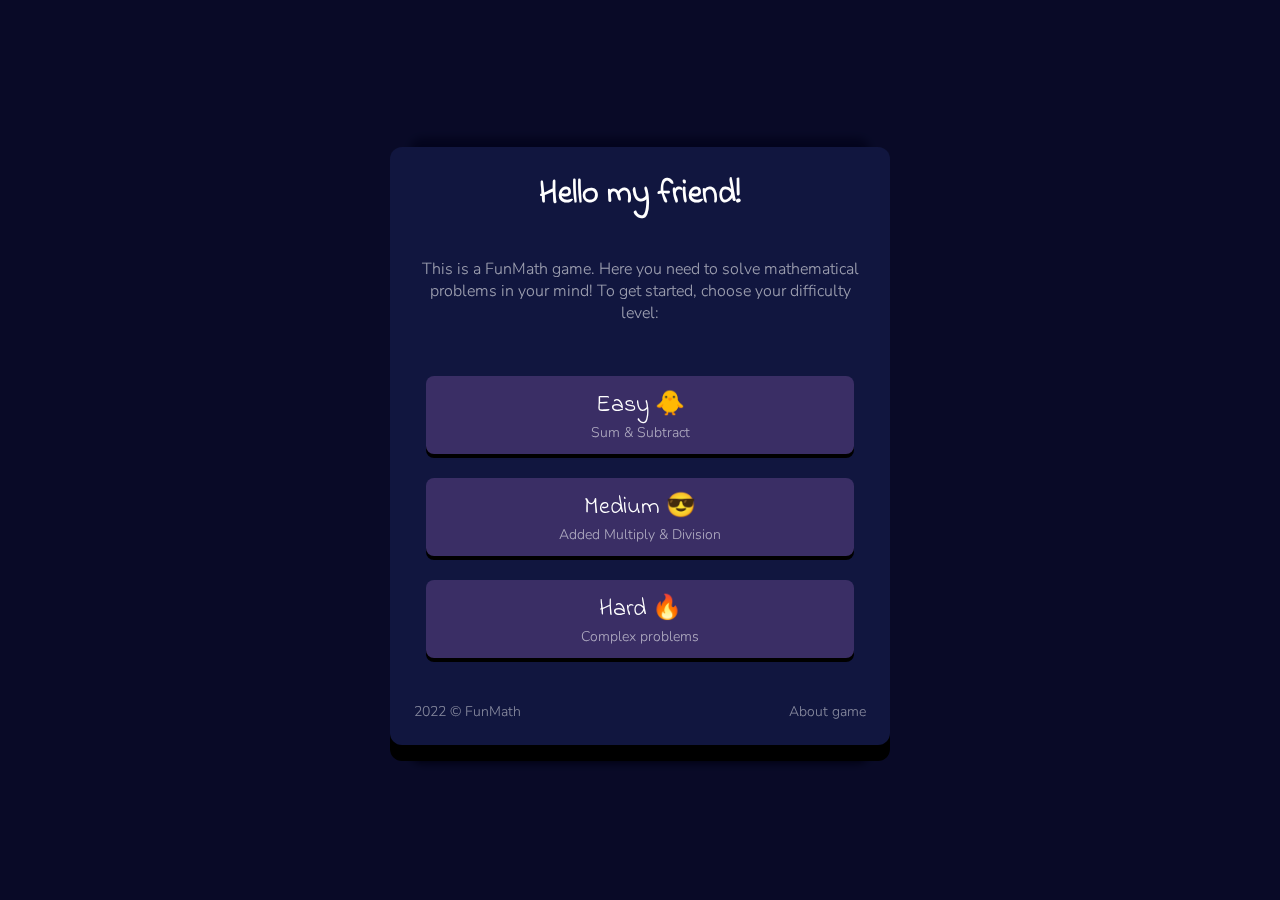
<file: index.html>
<!DOCTYPE html>
<html lang="en">
<head>
  <meta charset="UTF-8">
  <meta name="viewport" content="width=device-width, initial-scale=1.0">
  <meta name="Description" content="This game is designed to practice mental counting. Randomly generated mathematical expressions that you need to calculate and write down the answer.">
  <meta name="google-site-verification" content="7Iu_CzkJyQcyASG3wCqrC6ZHMTaqvo-69SNeIfiqJq4" />
  <meta name="theme-color" content="#2E3675">
  <meta http-equiv="X-UA-Compatible" content="ie=edge">
  <title>FunMath — a game for upgrade brains!</title>
  <meta property="og:title" content="FunMath — a game for upgrade brains!"/>
  <meta property="og:description" content="This is a FunMath game. Here you need to solve mathematical problems in your mind!"/>
  <meta property="og:image" content="img/gh_cover.png"/>
  <meta property="og:type" content="main"/>
  <meta property="og:url" content= "https://yakovbronnikov.github.io/FunMath/"/>
  <link rel="stylesheet" href="style.css">
  <link rel="shortcut icon" href="img/favicon.ico">
  <link rel="manifest" href="funmath.webmanifest">
  <link rel="apple-touch-icon" sizes="180x180" href="img/apple-touch-icon.png">
  <link rel="icon" type="image/png" sizes="32x32" href="img/favicon-32x32.png">
  <link rel="icon" type="image/png" sizes="16x16" href="img/favicon-16x16.png">
</head>
<body>
  <input type="checkbox" id="game_dialog" checked>
  <div class="level_container" id="level_container">
    <div class="level_header">
      <div class="emoji_button">
        <span>⏱</span>
        <time id="time_count">60</time>
      </div>
      <button class="emoji_button" onclick="pauseState()">⏸</button>
    </div>
    <div class="task_form">
      <div id="task"></div>
      <label for="solution">=</label>
      <input type="text" id="solution" placeholder="How much?" readonly>
    </div>
    <div class="numpad">
      <button class="numpad_key" onclick='numpadKeyClick(1)'>1</button>
      <button class="numpad_key" onclick='numpadKeyClick(2)'>2</button>
      <button class="numpad_key" onclick='numpadKeyClick(3)'>3</button>
      <button class="numpad_key" onclick='numpadKeyClick(4)'>4</button>
      <button class="numpad_key" onclick='numpadKeyClick(5)'>5</button>
      <button class="numpad_key" onclick='numpadKeyClick(6)'>6</button>
      <button class="numpad_key" onclick='numpadKeyClick(7)'>7</button>
      <button class="numpad_key" onclick='numpadKeyClick(8)'>8</button>
      <button class="numpad_key" onclick='numpadKeyClick(9)'>9</button>
      <button class="numpad_key numpad_action_key" onclick='numpadKeyClick(10)'>C</button>
      <button class="numpad_key" onclick='numpadKeyClick(0)'>0</button>
      <button class="numpad_key numpad_action_key" onclick='resultCheck()'>=</button>
    </div>
  </div>

  <div class="dialog_backdrop">
    <div class="dialog_window">
      <div class="dialog_content" id="dialog_pause">
        <h1>Game paused...</h1>
        <div class="dialog_button_group">
          <button onclick="continueGame()" id="continue_button" class="numpad_action_key">Continue</button>
          <button onclick="restartGame()" id="restart_button" class="numpad_key">Restart</button>
        </div>
      </div>
      <div class="dialog_content" id="dialog_end">
        <h1>Time's up!</h1>
        <div class="user_rating">
          <h1 id="rating"></h1>
          <div class="score_content">
            <span id='score_count'>0</span>
            <span>of</span>
            <span id='task_count'>0</span>
          </div>
          <div>
            <span>Record:</span>
            <span id="user_record">1</span>
          </div>
        </div>
        <div class="levels">
          <button class="numpad_key" onclick='continueGame(); levelChoice(0, 1); taskRandom(); restartGame(); dialogAction("pause");'>
            <div>Easy 🐥</div>
            <p>Sum & Subtract</p>
          </button>
          <button class="numpad_key" onclick='continueGame(); levelChoice(0, 3); taskRandom(); restartGame(); dialogAction("pause");'>
            <div>Medium 😎</div>
            <p>Multiply & Division</p>
          </button>
          <button class="numpad_key" onclick='continueGame(); levelChoice(4, 4); taskRandom(); restartGame(); dialogAction("pause");'>
            <div>Hard 🔥</div>
            <p>Complex problems</p>
          </button>
        </div>
      </div>
      <div class="dialog_content" id="dialog_start">
        <h1>Hello my friend!</h1>
        <p id="welcome">This is a FunMath game. Here you need to solve mathematical problems in your mind! To get started, choose your difficulty level:</p>
        <div class="levels">
          <button class="numpad_key" onclick='continueGame(); levelChoice(0, 1); taskRandom(); dialogAction("pause")'>
            <div>Easy 🐥</div>
            <p>Sum & Subtract</p>
          </button>
          <button class="numpad_key" onclick='continueGame(); levelChoice(0, 3); taskRandom(); dialogAction("pause")'>
            <div>Medium 😎</div>
            <p>Added Multiply & Division</p>
          </button>
          <button class="numpad_key" onclick='continueGame(); levelChoice(4, 4); taskRandom(); dialogAction("pause")'>
            <div>Hard 🔥</div>
            <p>Complex problems</p>
          </button>
        </div>
      </div>
      <footer>
        <a href="https://github.com/yakovbronnikov/FunMath" target="_blank" rel="noopener">2022 &#169; FunMath</a>
        <a href="about/" rel="noopener">About game</a>
      </footer>
    </div>
  </div>


  <div class="reactions_block">
    <div class="reaction"></div>
    <div class="reaction"></div>
    <div class="reaction"></div>
    <div class="reaction"></div>
    <div class="reaction"></div>
    <div class="reaction"></div>
    <div class="reaction"></div>
    <div class="reaction"></div>
    <div class="reaction"></div>
    <div class="reaction"></div>
  </div>

  <audio src="audio/dialog_audio.ogg" id="dialog_audio" preload="auto"></audio>
  <audio src="audio/clear_audio.ogg" id="clear_audio" preload="auto"></audio>
  <audio src="audio/error_audio.ogg" id="error_audio" preload="auto"></audio>
  <audio src="audio/success_audio.ogg" id="success_audio" preload="auto"></audio>
  <audio src="audio/end_audio.ogg" id="end_audio" preload="auto"></audio>
  <audio id="numpad_audio" preload="auto"></audio>

  <script type="text/javascript" src="main.js"></script>
</body>
</html>
</file>
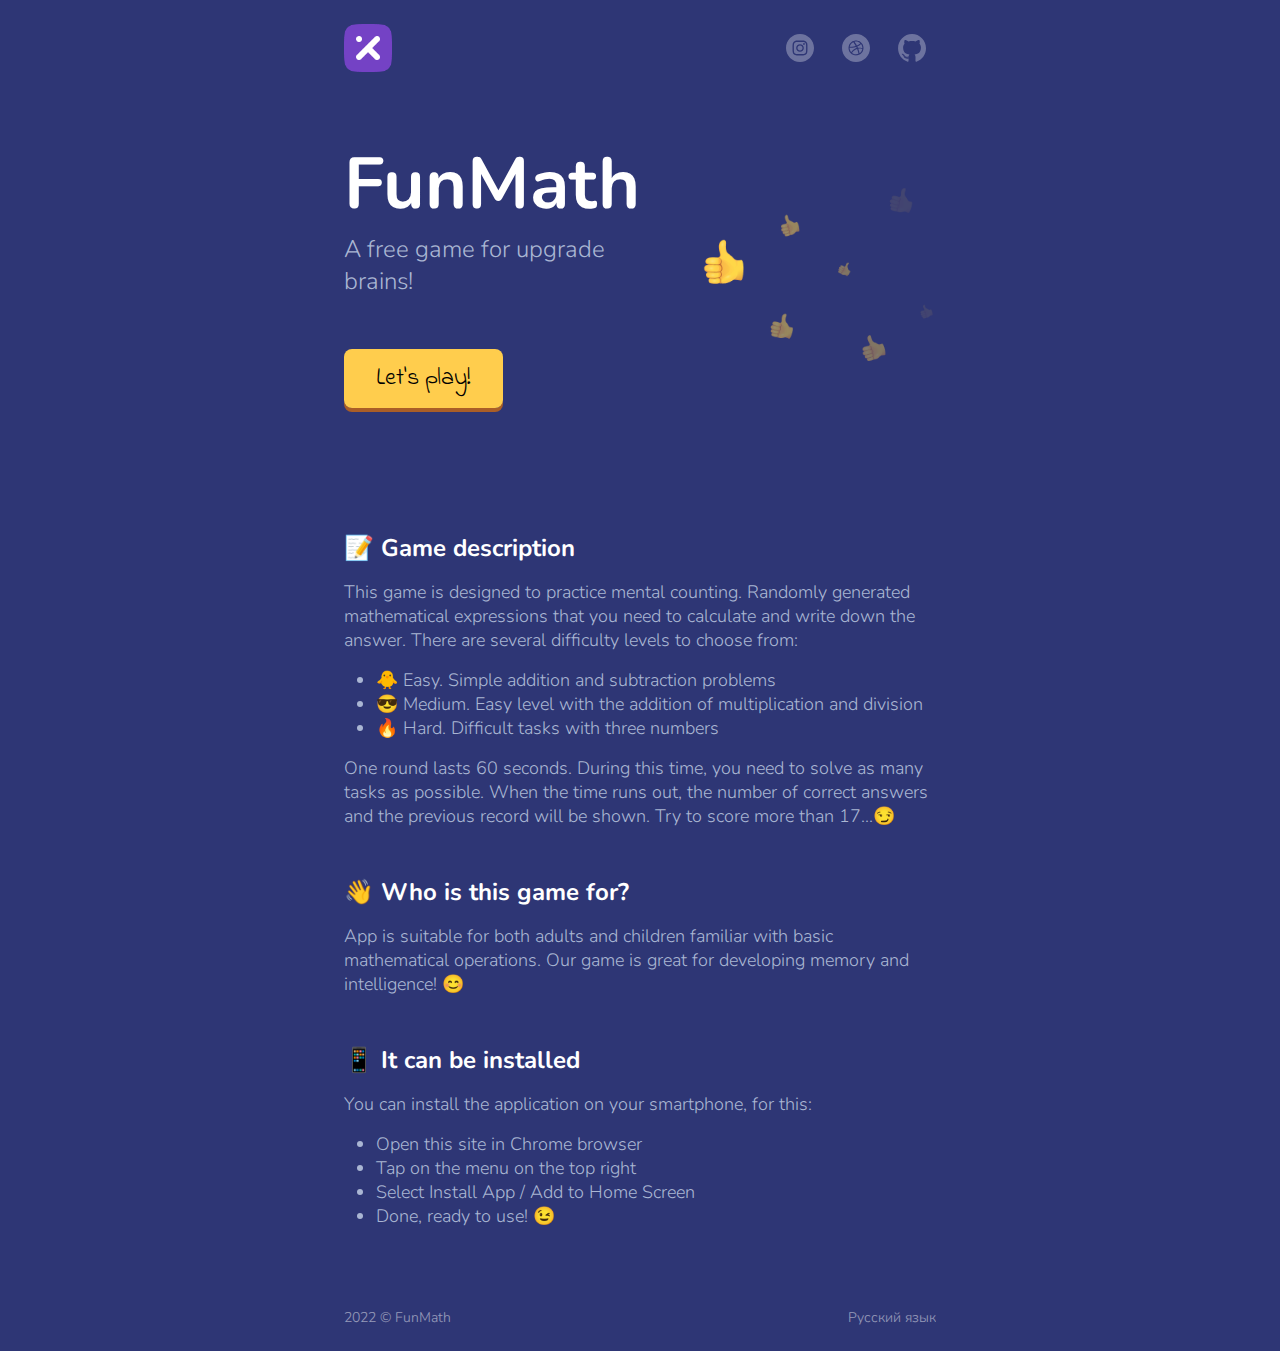
<file: about/index.html>
<!DOCTYPE html>
<html lang="en">
<head>
  <meta charset="UTF-8">
  <meta name="viewport" content="width=device-width, initial-scale=1.0">
  <meta name="Description" content="This game is designed to practice mental counting. Randomly generated mathematical expressions that you need to calculate and write down the answer.">
  <meta http-equiv="X-UA-Compatible" content="ie=edge">
  <title>FunMath — a game for upgrade brains!</title>
  <meta property="og:title" content="FunMath — a game for upgrade brains!"/>
  <meta property="og:description" content="This is a FunMath game. Here you need to solve mathematical problems in your mind!"/>
  <meta property="og:image" content="img/gh_cover.png"/>
  <meta property="og:type" content="about"/>
  <meta property="og:url" content= "https://yakovbronnikov.github.io/FunMath/"/>
  <link rel="stylesheet" href="../style.css">
  <link rel="shortcut icon" href="../img/favicon.ico">
  <link rel="manifest" href="../funmath.webmanifest">
  <link rel="apple-touch-icon" sizes="180x180" href="../img/apple-touch-icon.png">
  <link rel="icon" type="image/png" sizes="32x32" href="../img/favicon-32x32.png">
  <link rel="icon" type="image/png" sizes="16x16" href="../img/favicon-16x16.png">
</head>
<body>
  <div class="about_container">
    <div class="about_header">
      <img src="../img/about_logo.png" alt="">
      <div class="about_social">
        <a href="https://www.instagram.com/yakov_ux/" target="_blank" rel="noopener"><img src="../img/icon_inst.svg" alt="Instagram"></a>
        <a href="https://dribbble.com/yakovbronnikov" target="_blank" rel="noopener"><img src="../img/icon_db.svg" alt="Instagram"></a>
        <a href="https://github.com/yakovbronnikov/FunMath" target="_blank" rel="noopener"><img src="../img/icon_gh.svg" alt="Instagram"></a>
      </div>
    </div>
    <div class="about_banner">
      <div>
        <h1>FunMath</h1>
        <p>A free game for upgrade brains!</p>
        <a href="../" class="numpad_action_key">Let's play!</a>
      </div>
      <img src="../img/about_banner.png" alt="">
    </div>
    <div class="about_description">
      <h2>📝 Game description</h2>
      <p>This game is designed to practice mental counting. Randomly generated mathematical expressions that you need to calculate and write down the answer. There are several difficulty levels to choose from:</p>
      <ul>
        <li>🐥 Easy. Simple addition and subtraction problems</li>
        <li>😎 Medium. Easy level with the addition of multiplication and division</li>
        <li>🔥 Hard. Difficult tasks with three numbers</li>
      </ul>
      <p>One round lasts 60 seconds. During this time, you need to solve as many tasks as possible. When the time runs out, the number of correct answers and the previous record will be shown. Try to score more than 17...😏</p>
      <h2>👋 Who is this game for?</h2>
      <p>App is suitable for both adults and children familiar with basic mathematical operations. Our game is great for developing memory and intelligence! 😊</p>
      <h2>📱 It can be installed</h2>
      <p>You can install the application on your smartphone, for this:</p>
      <ul>
        <li>Open this site in Chrome browser</li>
        <li>Tap on the menu on the top right</li>
        <li>Select Install App / Add to Home Screen</li>
        <li>Done, ready to use! 😉</li>
      </ul>
    </div>
    <footer>
      <a href="https://github.com/yakovbronnikov/FunMath" target="_blank" rel="noopener">2022 &#169; FunMath</a>
      <a href="ru/" rel="noopener">Русский язык</a>
    </footer>
  </div>
</body>
</html>
</file>
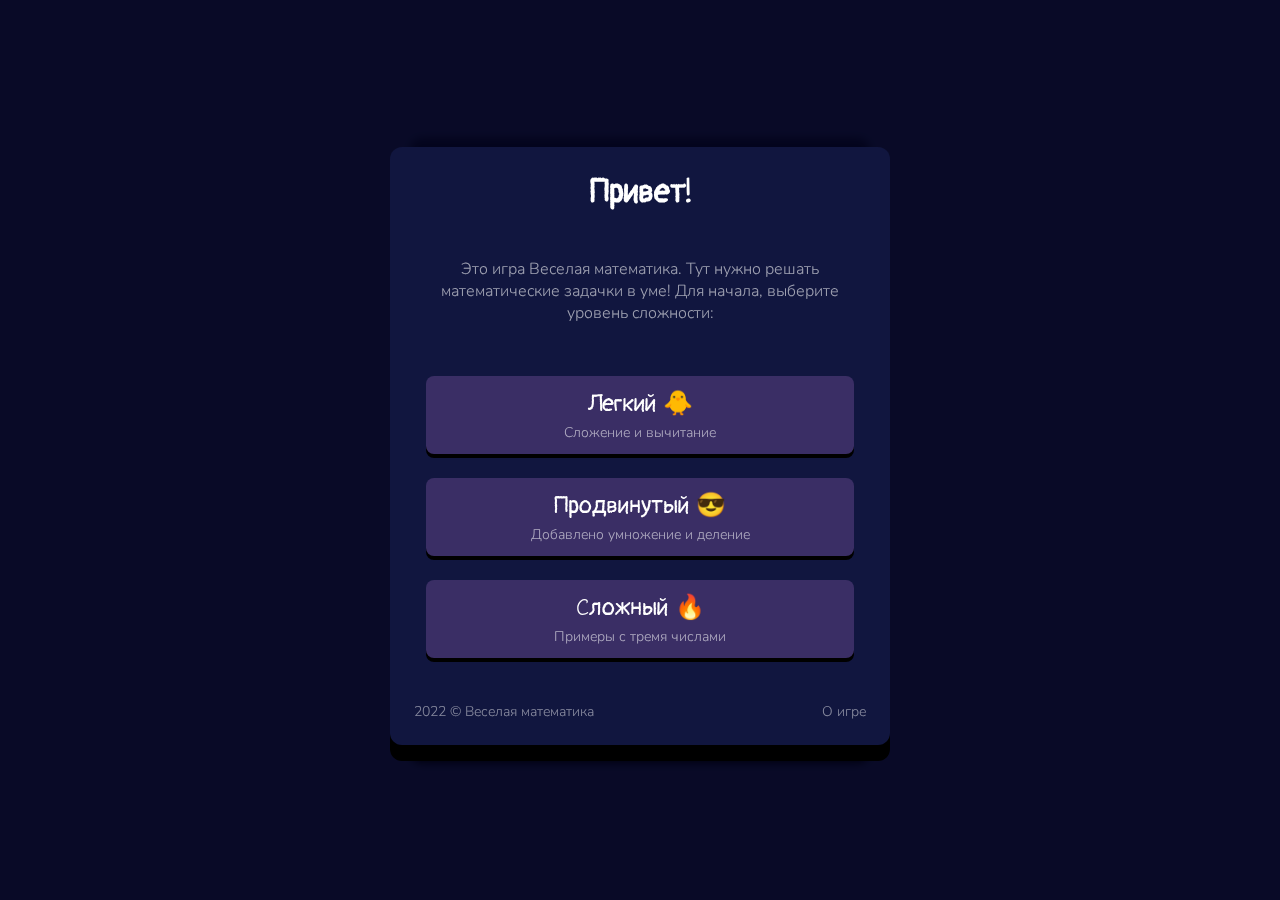
<file: ru/index.html>
<!DOCTYPE html>
<html lang="ru">
<head>
  <meta charset="UTF-8">
  <meta name="viewport" content="width=device-width, initial-scale=1.0">
  <meta name="Description" content="Игра поможет вам прокачать навык счета в уме. Приложение генерирует случайные математические выражение, которые вам нужно решить и записать ответ.">
  <meta name="theme-color" content="#2E3675">
  <meta http-equiv="X-UA-Compatible" content="ie=edge">
  <title>Веселая математика — игра для прокачки мозгов!</title>
  <meta property="og:title" content="Веселая математика — игра для прокачки мозгов!"/>
  <meta property="og:description" content="Это игра Веселая математика. Тут нужно решать математические задачки в уме!"/>
  <meta property="og:image" content="img/gh_cover.png"/>
  <meta property="og:type" content="main"/>
  <meta property="og:url" content= "https://yakovbronnikov.github.io/FunMath/"/>
  <link rel="stylesheet" href="../style.css">
  <link rel="shortcut icon" href="../img/favicon.ico">
  <link rel="manifest" href="../funmath.webmanifest">
  <link rel="apple-touch-icon" sizes="180x180" href="../img/apple-touch-icon.png">
  <link rel="icon" type="image/png" sizes="32x32" href="img/favicon-32x32.png">
  <link rel="icon" type="image/png" sizes="16x16" href="../img/favicon-16x16.png">
</head>
<body>
  <input type="checkbox" id="game_dialog" checked>
  <div class="level_container" id="level_container">
    <div class="level_header">
      <div class="emoji_button">
        <span>⏱</span>
        <time id="time_count">60</time>
      </div>
      <button class="emoji_button" onclick="pauseState()">⏸</button>
    </div>
    <div class="task_form">
      <div id="task"></div>
      <label for="solution">=</label>
      <input type="text" id="solution" placeholder="Сколько?" readonly>
    </div>
    <div class="numpad">
      <button class="numpad_key" onclick='numpadKeyClick(1)'>1</button>
      <button class="numpad_key" onclick='numpadKeyClick(2)'>2</button>
      <button class="numpad_key" onclick='numpadKeyClick(3)'>3</button>
      <button class="numpad_key" onclick='numpadKeyClick(4)'>4</button>
      <button class="numpad_key" onclick='numpadKeyClick(5)'>5</button>
      <button class="numpad_key" onclick='numpadKeyClick(6)'>6</button>
      <button class="numpad_key" onclick='numpadKeyClick(7)'>7</button>
      <button class="numpad_key" onclick='numpadKeyClick(8)'>8</button>
      <button class="numpad_key" onclick='numpadKeyClick(9)'>9</button>
      <button class="numpad_key numpad_action_key" onclick='numpadKeyClick(10)'>C</button>
      <button class="numpad_key" onclick='numpadKeyClick(0)'>0</button>
      <button class="numpad_key numpad_action_key" onclick='resultCheck()'>=</button>
    </div>
  </div>

  <div class="dialog_backdrop">
    <div class="dialog_window">
      <div class="dialog_content" id="dialog_pause">
        <h1>Игра на паузе...</h1>
        <div class="dialog_button_group">
          <button onclick="continueGame()" id="continue_button" class="numpad_action_key">Продолжить</button>
          <button onclick="restartGame()" id="restart_button" class="numpad_key">Заново</button>
        </div>
      </div>
      <div class="dialog_content" id="dialog_end">
        <h1>Время вышло!</h1>
        <div class="user_rating">
          <h1 id="rating"></h1>
          <div class="score_content">
            <span id='score_count'>0</span>
            <span>из</span>
            <span id='task_count'>0</span>
          </div>
          <div>
            <span>Рекорд:</span>
            <span id="user_record">1</span>
          </div>
        </div>
        <div class="levels">
          <button class="numpad_key" onclick='continueGame(); levelChoice(0, 1); taskRandom(); restartGame(); dialogAction("pause");'>
            <div>Легкий 🐥</div>
            <p>Сложение и вычитание</p>
          </button>
          <button class="numpad_key" onclick='continueGame(); levelChoice(0, 3); taskRandom(); restartGame(); dialogAction("pause");'>
            <div>Продвинутый 😎</div>
            <p>Добавлено умножение и деление</p>
          </button>
          <button class="numpad_key" onclick='continueGame(); levelChoice(4, 4); taskRandom(); restartGame(); dialogAction("pause");'>
            <div>Cложный 🔥</div>
            <p>Несколько чисел</p>
          </button>
        </div>
      </div>
      <div class="dialog_content" id="dialog_start">
        <h1>Привет!</h1>
        <p id="welcome">Это игра Веселая математика. Тут нужно решать математические задачки в уме! Для начала, выберите уровень сложности:</p>
        <div class="levels">
          <button class="numpad_key" onclick='continueGame(); levelChoice(0, 1); taskRandom(); dialogAction("pause")'>
            <div>Легкий 🐥</div>
            <p>Сложение и вычитание</p>
          </button>
          <button class="numpad_key" onclick='continueGame(); levelChoice(0, 3); taskRandom(); dialogAction("pause")'>
            <div>Продвинутый 😎</div>
            <p>Добавлено умножение и деление</p>
          </button>
          <button class="numpad_key" onclick='continueGame(); levelChoice(4, 4); taskRandom(); dialogAction("pause")'>
            <div>Cложный 🔥</div>
            <p>Примеры с тремя числами</p>
          </button>
        </div>
      </div>
      <footer>
        <a href="https://github.com/yakovbronnikov/FunMath" target="_blank" rel="noopener">2022 &#169; Веселая математика</a>
        <a href="../about/ru/" rel="noopener">О игре</a>
      </footer>
    </div>
  </div>


  <div class="reactions_block">
    <div class="reaction"></div>
    <div class="reaction"></div>
    <div class="reaction"></div>
    <div class="reaction"></div>
    <div class="reaction"></div>
    <div class="reaction"></div>
    <div class="reaction"></div>
    <div class="reaction"></div>
    <div class="reaction"></div>
    <div class="reaction"></div>
  </div>

  <audio src="../audio/dialog_audio.ogg" id="dialog_audio" preload="auto"></audio>
  <audio src="../audio/clear_audio.ogg" id="clear_audio" preload="auto"></audio>
  <audio src="../audio/error_audio.ogg" id="error_audio" preload="auto"></audio>
  <audio src="../audio/success_audio.ogg" id="success_audio" preload="auto"></audio>
  <audio src="../audio/end_audio.ogg" id="end_audio" preload="auto"></audio>
  <audio id="numpad_audio" preload="auto"></audio>

  <script type="text/javascript" src="../main.js"></script>
</body>
</html>
</file>
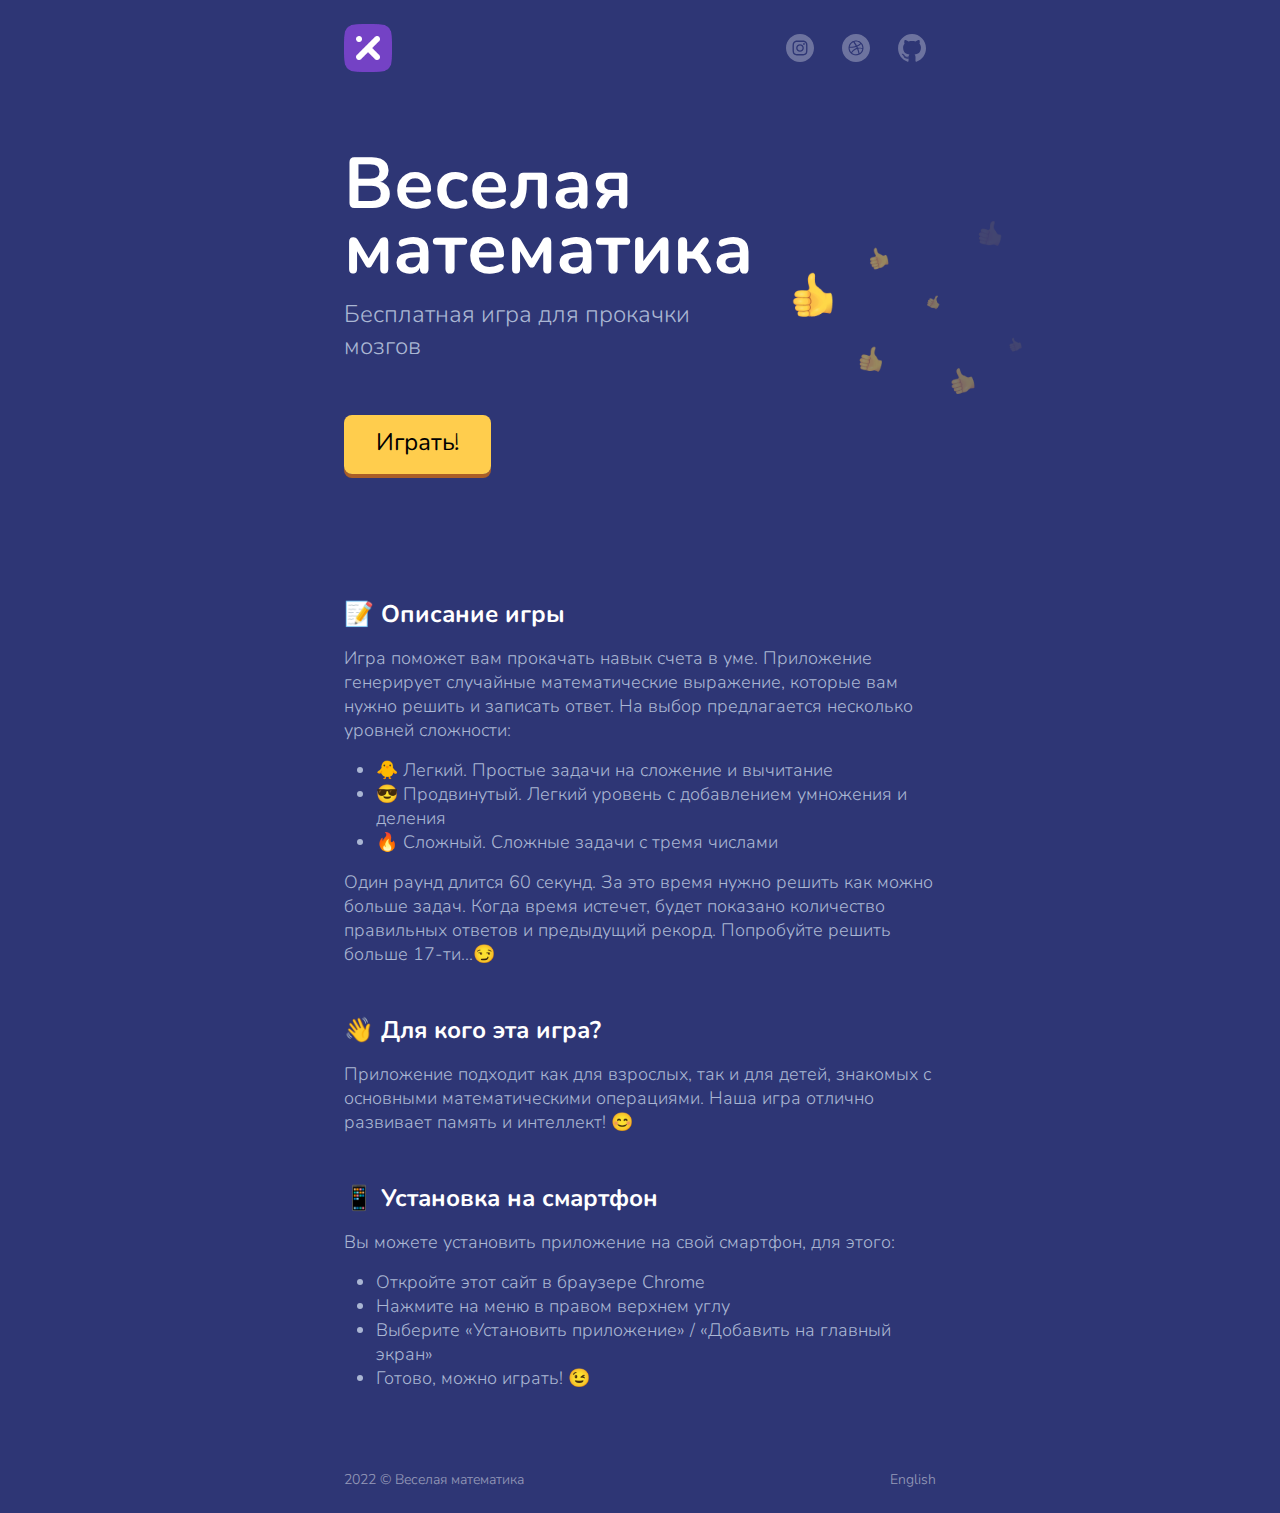
<file: about/ru/index.html>
<!DOCTYPE html>
<html lang="ru">
<head>
  <meta charset="UTF-8">
  <meta name="viewport" content="width=device-width, initial-scale=1.0">
  <meta name="Description" content="Игра поможет вам прокачать навык счета в уме. Приложение генерирует случайные математические выражение, которые вам нужно решить и записать ответ.">
  <meta http-equiv="X-UA-Compatible" content="ie=edge">
  <title>Веселая математика — игра для прокачки мозгов!</title>
  <meta property="og:title" content="Веселая математика — игра для прокачки мозгов!"/>
  <meta property="og:description" content="Это игра Веселая математика. Тут нужно решать математические задачки в уме!"/>
  <meta property="og:image" content="img/gh_cover.png"/>
  <meta property="og:type" content="about"/>
  <meta property="og:url" content= "https://yakovbronnikov.github.io/FunMath/"/>
  <link rel="stylesheet" href="../../style.css">
  <link rel="shortcut icon" href="../../img/favicon.ico">
  <link rel="manifest" href="../../funmath.webmanifest">
  <link rel="apple-touch-icon" sizes="180x180" href="../../img/apple-touch-icon.png">
  <link rel="icon" type="image/png" sizes="32x32" href="../../img/favicon-32x32.png">
  <link rel="icon" type="image/png" sizes="16x16" href="../../img/favicon-16x16.png">
</head>
<body>
  <div class="about_container">
    <div class="about_header">
      <img src="../../img/about_logo.png" alt="">
      <div class="about_social">
        <a href="https://www.instagram.com/yakov_ux/" target="_blank" rel="noopener"><img src="../../img/icon_inst.svg" alt="Instagram"></a>
        <a href="https://dribbble.com/yakovbronnikov" target="_blank" rel="noopener"><img src="../../img/icon_db.svg" alt="Dribbble"></a>
        <a href="https://github.com/yakovbronnikov/FunMath" target="_blank" rel="noopener"><img src="../../img/icon_gh.svg" alt="GitHub"></a>
      </div>
    </div>
    <div class="about_banner">
      <div>
        <h1>Веселая математика</h1>
        <p>Бесплатная игра для прокачки мозгов</p>
        <a href="../../ru" class="numpad_action_key">Играть!</a>
      </div>
      <img src="../../img/about_banner.png" alt="">
    </div>
    <div class="about_description">
      <h2>📝 Описание игры</h2>
      <p>Игра поможет вам прокачать навык счета в уме. Приложение генерирует случайные математические выражение, которые вам нужно решить и записать ответ. На выбор предлагается несколько уровней сложности:</p>
      <ul>
        <li>🐥 Легкий. Простые задачи на сложение и вычитание</li>
        <li>😎 Продвинутый. Легкий уровень с добавлением умножения и деления</li>
        <li>🔥 Cложный. Сложные задачи с тремя числами</li>
      </ul>
      <p>Один раунд длится 60 секунд. За это время нужно решить как можно больше задач. Когда время истечет, будет показано количество правильных ответов и предыдущий рекорд. Попробуйте решить больше 17-ти...😏</p>
      <h2>👋 Для кого эта игра?</h2>
      <p>Приложение подходит как для взрослых, так и для детей, знакомых с основными математическими операциями. Наша игра отлично развивает память и интеллект! 😊</p>
      <h2>📱 Установка на смартфон</h2>
      <p>Вы можете установить приложение на свой смартфон, для этого:</p>
      <ul>
        <li>Откройте этот сайт в браузере Chrome</li>
        <li>Нажмите на меню в правом верхнем углу</li>
        <li>Выберите «Установить приложение» / «Добавить на главный экран»</li>
        <li>Готово, можно играть! 😉</li>
      </ul>
    </div>
    <footer>
      <a href="https://github.com/yakovbronnikov/FunMath" target="_blank" rel="noopener">2022 &#169; Веселая математика</a>
      <a href="../" rel="noopener">English</a>
    </footer>
  </div>
</body>
</html>
</file>
<file: style.css>
/* Basic styles */

@import url('https://fonts.googleapis.com/css2?family=Indie+Flower&family=Nunito:wght@300;400;700&family=Pangolin&display=swap');

:root {
  --main-width: calc(100vw - 32px);
  --main-height: calc(100vh - 48px);
}

* {
  margin: 0;
  padding: 0;
  box-sizing: border-box;
  font-family: 'Indie Flower', 'Pangolin', cursive;
  color: #fff;
  outline: none;
}



body {
  background: #2E3675;
  height: 100vh;
  display: -webkit-flex;
  display: -ms-flex;
  display: flex;
  -ms-align-items: center;
  align-items: center;
}


.level_container {
  display: grid;
  grid-row-gap: 32px;
  width: min(var(--main-width), 460px);
  margin: 24px auto 40px;
  background: #11163F;
  padding: 24px;
  border-radius: 12px;
  box-shadow: 0px 16px 0px #000000;
}

/* Dialog */


.dialog_backdrop {
  position: absolute;
  top: 0; bottom: 0;
  left: 0; right: 0;
  background: rgba(0,0,20,.8);
  -webkit-backdrop-filter: blur(4px);
  backdrop-filter: blur(4px);
  visibility: hidden;
  display: -webkit-flex;
  display: -ms-flex;
  display: flex;
  -ms-align-items: center;
  align-items: center;
  perspective: 500px;
  transform-style: preserve-3d;
}

.dialog_window {
  margin: 24px auto 32px;
  display: grid;
  background: #11163F;
  text-align: center;
  width: min(var(--main-width), 500px);
  box-shadow: 0px 16px 0px #000000;
  border-radius: 12px;
  padding: 24px;
  border: none;
  transition: transform .1s cubic-bezier(0.4,-0.85, 0.53, 2.36), opacity .1s ease-in-out;
  opacity: 0;
  -webkit-transform: rotateX(20deg) translateY(-40px);
  -ms-transform: rotateX(20deg) translateY(-40px);
  transform: rotateX(20deg) translateY(-40px);
}

.dialog_window span,
.dialog_window p {
  opacity: .6;
  font-weight: 300;
  font-family: 'Nunito', sans-serif;
}

footer a {
  opacity: .5;
  font-family: 'Nunito', sans-serif;
  font-size: 14px;
  font-weight: 300;
  text-decoration: none;
}

footer a:hover {
  opacity: 1;
  color: #FFCD4D;
  text-decoration: underline;
}

#game_dialog {
  display: none;
}

#game_dialog:checked ~ .dialog_backdrop {
  visibility: visible;
}

#game_dialog:checked ~ .dialog_backdrop .dialog_window {
  -webkit-transform: rotateX(0deg) translateY(0);
  -ms-transform: rotateX(0deg) translateY(0);
  transform: rotateX(0deg) translateY(0);
  opacity: 1;
}



.dialog_button_group {
  display: -webkit-flex;
  display: -ms-flex;
  display: flex;
  justify-content: center;
  margin-bottom: 40px;
  flex-wrap: wrap;
  -ms-align-items: center;
  align-items: center;
}

.dialog_content {
  width: 100%;
  display: grid;
  grid-row-gap: 40px;
}


.level_header {
  display: flex;
  justify-content: space-between;
  align-items: center;
  -ms-align-self: flex-start;
  align-self: flex-start;
}


.emoji_button {
  padding: 0;
  font-size: 24px;
  background: none;
  border: none;
}

#time_count {
  color: #fff;
  opacity: .5;
}

#pause {
  display: none;
}



.task_form {
  width: 100%;
  display: flex;
  -webkit-flex-direction: column;
  -ms-flex-direction: column;
  flex-direction: column;
  justify-items: center;
  -ms-align-self: center;
  align-self: center;
}

.task_form * {
  width: 100%;
}

.task_form label, #task {
  font-size: 32px;
  font-weight: 400;
  text-align: center;
  border: none;
  background: none;
}

.task_form label {
  color: #fff;
  opacity: .5;
}

#solution {
  font-size: 40px;
  font-weight: 800;
  text-align: center;
  border: none;
  background: none;
}

#solution:focus {
  outline: none;
  background: none;
}

#solution::placeholder {
  font-weight: 500;
  color: #fff;
  opacity: .2;
}




/* Numpad styles */

.numpad {
  display: grid;
  grid-template-columns: repeat(3, 1fr);
  grid-row-gap: 12px;
  grid-column-gap: 12px;
  -ms-align-self: flex-end;
  align-self: flex-end;
}

.numpad_key {
  width: 100%;
  height: 80px;
  font-size: 24px;
  background: #3A2E65;
  box-shadow: 0px 4px 0px #000000;
  border: none;
  text-align: center;
  display: flex;
  align-items: center;
  justify-content: center;
  border-radius: 8px;
  transition: background .2s, box-shadow .2s ;
  overflow: hidden;
  position: relative;
}

.numpad_key:hover {
  background: #4F437B;
}

.numpad_action_key {
  background: #FFCD4D;
  box-shadow: 0px 4px 0px #AA5E27;
  color: #000;
}

.numpad_action_key:hover {
  background: #EABD49;
}


.dialog_window .numpad_action_key,
.dialog_window .numpad_key,
.about_container .numpad_action_key {
  padding: 12px 32px;
  border: none;
  margin: 12px;
  width: auto;
  height: auto;
  font-size: 24px;
  border-radius: 8px;
}


.dialog_window .numpad_action_key:focus{
  outline: none;
}

.numpad_key_pressed {
  box-shadow: inset 0px 4px 0px #000000;
}

.levels {
  width: 100%;
  display: -webkit-flex;
  display: -ms-flex;
  display: flex;
  -webkit-flex-direction: column;
  -ms-flex-direction: column;
  flex-direction: column;
  margin-bottom: 32px;
}

.levels  .numpad_key {
  width: auto;
  height: auto;
  display: -webkit-flex;
  display: -ms-flex;
  display: flex;
  -webkit-flex-direction: column;
  -ms-flex-direction: column;
  flex-direction: column;
}

.levels h3 {
  font-weight: 400;
  font-size: 24px;
  margin-bottom: 4px;
}

.levels p {
  font-size: 14px;
}




/* Level animations */


.level_failure_animation {
  transform-origin: center;
  animation: level_failure_animation .3s 0s ease-in-out;
}

@keyframes level_failure_animation {
  0%{transform: rotate(0deg);}
  10%{transform: rotate(1deg);}
  30%{transform: rotate(-1deg);}
  50%{transform: rotate(1deg);}
  70%{transform: rotate(-1deg);}
  90%{transform: rotate(1deg);}
  100%{transform: rotate(0deg);}
}




/* Reactions!!! */

.reactions_block {
  display: flex;
  justify-content: space-around;
  position: absolute;
  top: 0;
  left: 0;
  right: 0;
  bottom: 0;
  text-align: center;
  -ms-align-items: center;
  align-items: center;
}

.reactions_block,
.reaction {
  pointer-events: none;
}

.reaction {
  font-size: 14px;
  opacity: 0;
  transition: transform .8s, opacity .8s;
}

.score_content span {
  font-size: 20px;
  opacity: 1;
}

.score_content {
  margin: 4px 0;
}

footer {
  width: 100%;
  display: -webkit-flex;
  display: -ms-flex;
  display: flex;
  justify-content: space-between;
  -ms-align-items: center;
  align-items: flex-end;
}



/* About */

.about_container {
  width: min(var(--main-width), 640px);
  display: grid;
  grid-row-gap: 80px;
  margin: 24px auto;
  padding: 0px 24px 24px;
  align-self: flex-start;
}

.about_banner h1 {
  font-family: 'Nunito', sans-serif;
  font-size: 72px;
  line-height: 90%;
}

.about_banner p,
.about_description p,
.about_description li {
  font-family: 'Nunito', sans-serif;
  font-weight: 300;
  font-size: 24px;
  color: #AAB6D3;
}

.about_header img {
  width: 48px;
}

.about_social {
  display: -webkit-flex;
  display: -ms-flex;
  display: flex;
}

.about_social a {
  width: 48px;
  height: 48px;
  opacity: .3;
  margin-left: 8px;
  display: -webkit-flex;
  display: -ms-flex;
  display: flex;
  justify-content: center;
  -ms-align-items: center;
  align-items: center;
  -webkit-transition: opacity .15s ease-in-out;
  -o-transition: opacity .15s ease-in-out;
  transition: opacity .15s ease-in-out;
}

.about_social a:hover {
  opacity: 1;
}

.about_social img {
  width: 28px;
}

.about_banner p {
  margin: 16px 0 64px;
}


.about_header, .about_banner {
  width: 100%;
  display: -webkit-flex;
  display: -ms-flex;
  display: flex;
  justify-content: space-between;
  -ms-align-items: center;
  align-items: center;
}

.about_banner {
  margin-bottom: 24px;
}

.about_banner  img,
.about_banner  div {
  width: 100%;
}

.about_banner  img {
  max-width: 240px;
  margin-left: 32px;
}

.about_container .numpad_action_key {
  font-family: 'Indie Flower' ,'Nunito', sans-serif;
  text-decoration: none;
  margin: 0;
}

.about_description {
  display: grid;
  grid-row-gap: 16px;
  justify-content: flex-start;
}

.about_description ul {
  margin-left: 32px;
}

.about_description h2 {
  font-family: 'Nunito', sans-serif;
  margin-top: 32px;
}

.about_description p,
.about_description li  {
  font-size: 18px;
}

.about_container footer{
  justify-content: space-between;
}








/* Responsive */

@media (max-width: 600px) {
  body {align-items: stretch;}
  .level_container, .dialog_window  {grid-row-gap: 0px; padding: 16px;}

  .about_container {grid-row-gap: 48px; padding: 16px;}

  .about_banner img {display: none;}
  .about_banner h1 {font-size: 40px; text-align: center;}
  .about_banner p {font-size: 20px; text-align: center; margin: 8px 0 32px;}
  .about_banner div {
    display: -webkit-flex;
    display: -ms-flex;
    display: flex;
    justify-content: center;
    -webkit-flex-direction: column;
    -ms-flex-direction: column;
    flex-direction: column;
    -ms-align-items: center;
    align-items: center;
  }
}

@media (max-width: 375px) {
  .numpad {height: 100%;}
  .numpad_key {height: 100%; min-height: 48px}
  .task_form {align-self: auto;}
  .task_form label, #task {font-size: 28px;}
  #solution {font-size: 32px;}
  #time_count {font-size: 18px;}
  .about_container {grid-row-gap: 48px; padding: 8px;}
}

@media (max-height: 414px) {
  .level_container {
    width: var(--main-width);
    grid-column-gap: 32px;
    grid-row-gap: 0;
    grid-template-columns: 1fr 1fr;
    align-self: stretch;
  }

  .numpad {height: 100%; grid-row: 1/3; grid-column: 2/3;}
}

@media (max-height: 620px){
  .dialog_backdrop {align-items: flex-start; overflow-y: scroll;}
}


@media (max-height: 568px) {
  body {align-items: stretch;}
  .numpad_key {height: 100%; min-height: 48px}
  .task_form {align-self: auto;}
  .dialog_window {grid-row-gap: 0px; padding: 16px; }
  .task_form label, #task {font-size: 28px;}
  #solution {font-size: 32px;}
  #time_count {font-size: 18px;}
}
</file>
